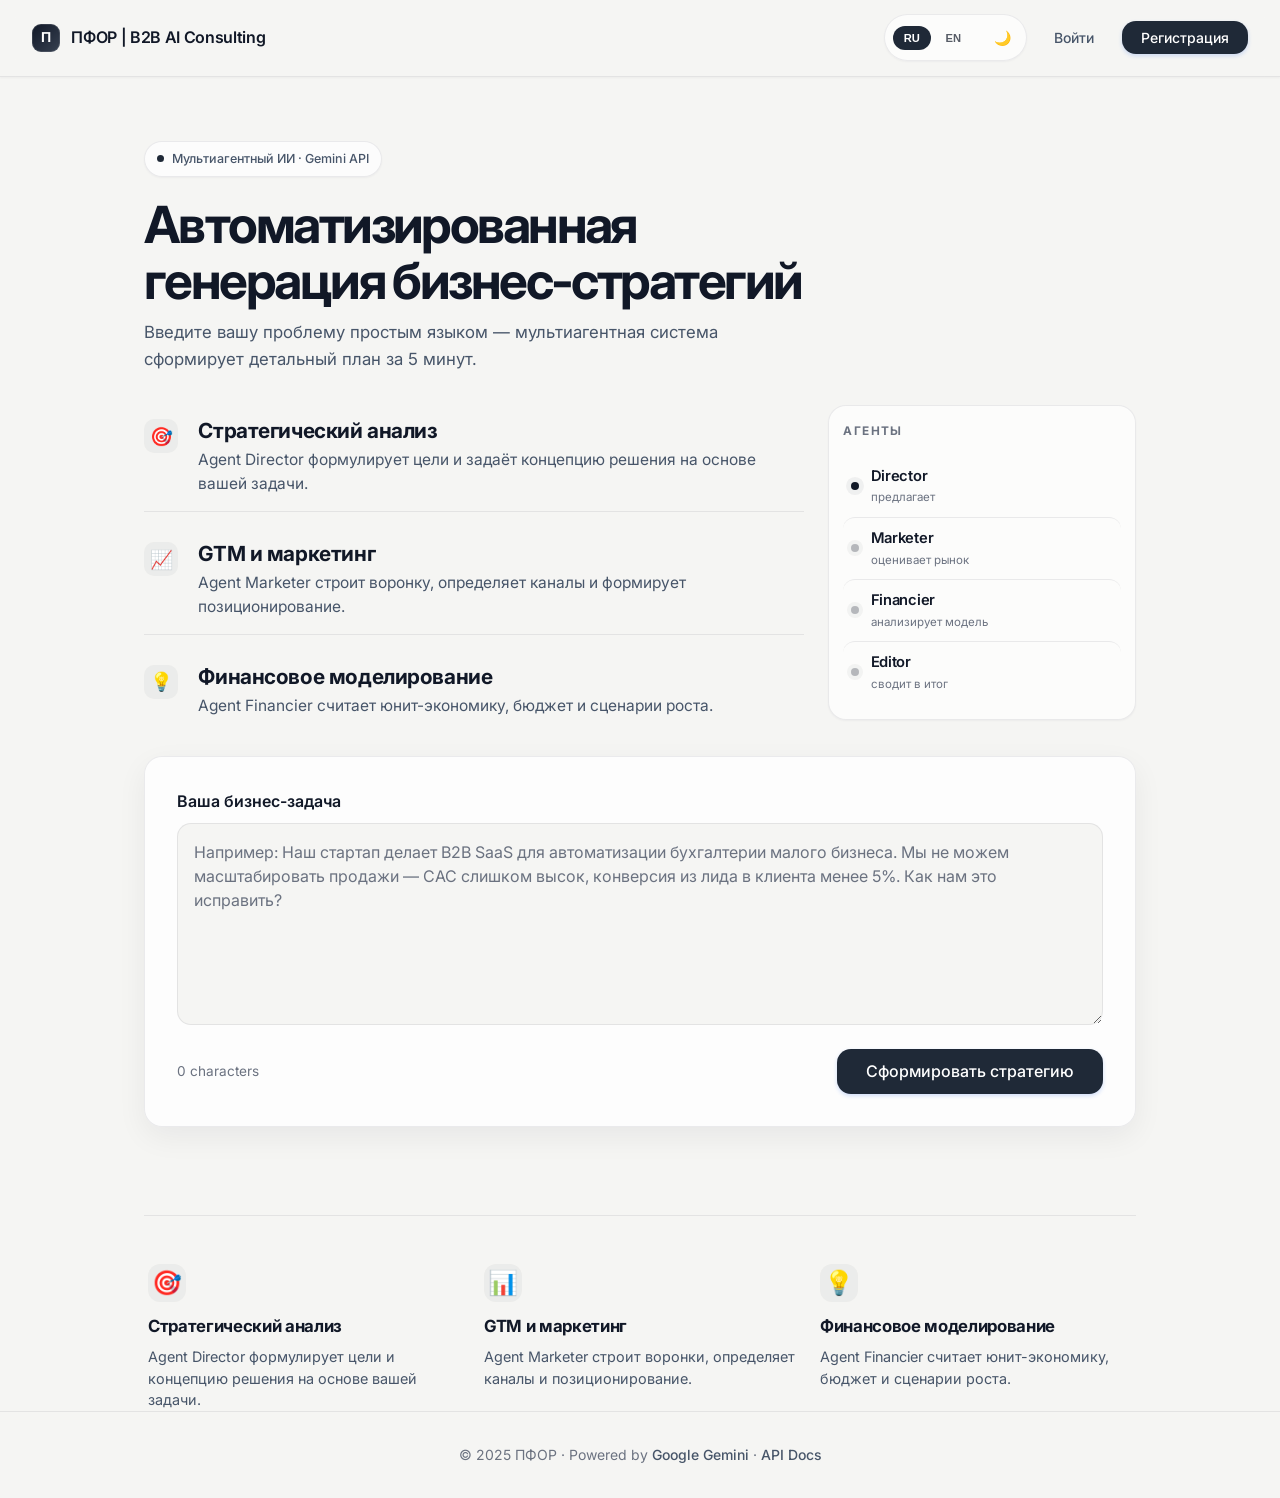
<file: index.html>
<!DOCTYPE html>
<html lang="ru">
<head>
  <meta charset="UTF-8">
  <meta name="viewport" content="width=device-width, initial-scale=1.0">
  <meta name="description" content="ПФОР — Платформа Операционных Решений. Превратите бизнес-проблему в структурированную стратегию за 60 секунд с помощью мультиагентного ИИ.">
  <meta name="keywords" content="ПФОР, бизнес-стратегия, ИИ, AI, B2B, SaaS, мультиагенты, Gemini">
  <meta property="og:title" content="ПФОР — Платформа Операционных Решений">
  <meta property="og:description" content="Мультиагентная AI-система, которая превращает вашу бизнес-проблему в готовую стратегию за 60 секунд.">
  <meta property="og:type" content="website">
  <title>ПФОР — Платформа Операционных Решений</title>
  

  <!-- Preconnect for Google Fonts -->
  <link rel="preconnect" href="https://fonts.googleapis.com">
  <link rel="preconnect" href="https://fonts.gstatic.com" crossorigin>

  <!-- Styles -->
  <link rel="stylesheet" href="./static/css/style.css">
  <link rel="stylesheet" href="./static/css/style2.css">
</head>
<body>

  <!-- ================================================================
       NAVBAR
       ================================================================ -->
  <nav class="navbar" role="navigation" aria-label="Main navigation">
    <a href="/" class="navbar-brand" aria-label="PFOR Home">
      <div class="brand-logo" aria-hidden="true">П</div>
      <span class="brand-name">ПФОР | B2B AI Consulting</span>
    </a>

    <div class="navbar-actions">
      <div class="toolbar-switches" aria-label="Interface controls">
        <div class="language-switch" aria-label="Language switcher">
          <button class="lang-btn active" type="button" data-lang="ru" aria-label="Switch to Russian">RU</button>
          <button class="lang-btn" type="button" data-lang="en" aria-label="Switch to English">EN</button>
        </div>
        <button id="theme-toggle-btn" class="btn btn-ghost theme-toggle" type="button" aria-label="Toggle dark mode">🌙</button>
      </div>

      <!-- Authenticated user badge (hidden until logged in) -->
      <div id="nav-user-badge" class="user-badge hidden" aria-live="polite">
        <span class="user-badge-dot" aria-hidden="true"></span>
        <span id="nav-user-email"></span>
      </div>

      <!-- Login button (shown when logged out) -->
      <button
        id="nav-login-btn"
        class="btn btn-ghost"
        aria-label="Open login dialog"
        type="button"
        data-i18n="nav.login"
      >
        Войти
      </button>

      <!-- Register button (shown when logged out) -->
      <button
        id="nav-register-btn"
        class="btn btn-primary"
        aria-label="Open register dialog"
        type="button"
        data-i18n="nav.register"
      >
        Регистрация
      </button>

      <!-- Logout button (shown when logged in) -->
      <button
        id="nav-logout-btn"
        class="btn btn-ghost hidden"
        aria-label="Log out"
        type="button"
        data-i18n="nav.logout"
      >
        Выйти
      </button>
    </div>
  </nav>

  <!-- ================================================================
       MAIN CONTENT
       ================================================================ -->
  <main id="main-content">
    <div class="container">

      <!-- ---- HERO SECTION ---- -->
      <section class="hero" aria-labelledby="hero-heading">
        <div class="hero-badge" aria-label="Platform status" data-i18n="hero.badge">
          <span class="hero-badge-dot" aria-hidden="true"></span>
          Мультиагентный ИИ · Gemini API
        </div>

        <h1 id="hero-heading" class="hero-title">
          <span class="hero-title-gradient" data-i18n="hero.title">Автоматизированная генерация бизнес-стратегий</span>
        </h1>

        <p class="hero-subtitle" data-i18n="hero.subtitle">
          Введите вашу проблему простым языком — мультиагентная система сформирует детальный план за 5 минут.
        </p>

        <div class="workspace-layout">
          <div class="chat-stream" aria-label="Business chat overview">
            <div class="conversation-item">
              <div class="conversation-icon" aria-hidden="true">🎯</div>
              <div class="conversation-copy">
                <h3>Стратегический анализ</h3>
                <p>Agent Director формулирует цели и задаёт концепцию решения на основе вашей задачи.</p>
              </div>
            </div>

            <div class="conversation-item">
              <div class="conversation-icon" aria-hidden="true">📈</div>
              <div class="conversation-copy">
                <h3>GTM и маркетинг</h3>
                <p>Agent Marketer строит воронку, определяет каналы и формирует позиционирование.</p>
              </div>
            </div>

            <div class="conversation-item">
              <div class="conversation-icon" aria-hidden="true">💡</div>
              <div class="conversation-copy">
                <h3>Финансовое моделирование</h3>
                <p>Agent Financier считает юнит-экономику, бюджет и сценарии роста.</p>
              </div>
            </div>
          </div>

          <aside class="agent-status-panel" aria-label="Agent pipeline status">
            <div class="panel-header">Агенты</div>
            <div class="agent-state active">
              <span class="state-dot"></span>
              <div>
                <strong>Director</strong>
                <small>предлагает</small>
              </div>
            </div>
            <div class="agent-state pending">
              <span class="state-dot"></span>
              <div>
                <strong>Marketer</strong>
                <small>оценивает рынок</small>
              </div>
            </div>
            <div class="agent-state pending">
              <span class="state-dot"></span>
              <div>
                <strong>Financier</strong>
                <small>анализирует модель</small>
              </div>
            </div>
            <div class="agent-state pending">
              <span class="state-dot"></span>
              <div>
                <strong>Editor</strong>
                <small>сводит в итог</small>
              </div>
            </div>
          </aside>
        </div>

        <!-- ---- INPUT CARD ---- -->
        <div class="input-card" role="region" aria-label="Problem input">
          <label for="problem-textarea" class="input-card-label" data-i18n="input.label">
            Ваша бизнес-задача
          </label>

          <textarea
            id="problem-textarea"
            class="problem-textarea"
            data-i18n-placeholder="input.placeholder"
            placeholder="Например: Наш стартап делает B2B SaaS для автоматизации бухгалтерии малого бизнеса. Мы не можем масштабировать продажи — CAC слишком высок, конверсия из лида в клиента менее 5%. Как нам это исправить?"
            aria-label="Describe your business problem"
            aria-describedby="char-counter"
            rows="7"
            maxlength="5000"
          ></textarea>

          <div class="input-card-footer">
            <span id="char-counter" class="char-counter" aria-live="polite">0 characters</span>
            <button
              id="generate-btn"
              class="btn btn-primary btn-large"
              type="button"
              aria-label="Generate strategic report"
              data-i18n="button.generate"
            >
              Сформировать стратегию
            </button>
          </div>
        </div>

        <!-- ---- AGENT PROGRESS ---- -->
        <div
          id="agents-progress"
          class="agents-progress"
          role="status"
          aria-live="polite"
          aria-label="Agent pipeline progress"
        >
          <p class="progress-title">⚡ Агенты анализируют ваш запрос…</p>

          <div class="agents-grid">
            <!-- Director Agent -->
            <div id="agent-director" class="agent-chip" aria-label="Director agent">
              <div class="agent-icon" aria-hidden="true">🎯</div>
              <span class="agent-name">Director</span>
              <span class="agent-status">Waiting...</span>
            </div>

            <!-- Marketer Agent -->
            <div id="agent-marketer" class="agent-chip" aria-label="Marketer agent">
              <div class="agent-icon" aria-hidden="true">📈</div>
              <span class="agent-name">Marketer</span>
              <span class="agent-status">Waiting...</span>
            </div>

            <!-- Financier Agent -->
            <div id="agent-financier" class="agent-chip" aria-label="Financier agent">
              <div class="agent-icon" aria-hidden="true">💰</div>
              <span class="agent-name">Financier</span>
              <span class="agent-status">Waiting...</span>
            </div>

            <!-- Editor Agent -->
            <div id="agent-editor" class="agent-chip" aria-label="Editor agent">
              <div class="agent-icon" aria-hidden="true">✍️</div>
              <span class="agent-name">Editor</span>
              <span class="agent-status">Waiting...</span>
            </div>
          </div>

          <!-- Progress bar -->
          <div class="progress-bar-wrap" aria-hidden="true">
            <div id="progress-bar-fill" class="progress-bar-fill"></div>
          </div>
        </div>
      </section>

      <!-- ---- REPORT OUTPUT SECTION ---- -->
      <section
        id="report-section"
        class="report-section"
        aria-labelledby="report-heading"
        aria-live="polite"
      >
        <div class="report-header">
          <div class="report-header-left">
            <h2 id="report-heading" data-i18n="report.heading">Стратегический отчёт</h2>
            <div class="report-badge" aria-label="Report generated" data-i18n="report.ready">Готово</div>
            <p id="report-meta-date" style="font-size:0.78rem;color:var(--text-muted);margin-top:4px;"></p>
          </div>
          <div class="report-actions">
            <button
              id="copy-report-btn"
              class="btn btn-ghost"
              type="button"
              aria-label="Copy report to clipboard"
              data-i18n="report.copy"
            >
              📋 Копировать
            </button>
            <button
              id="print-report-btn"
              class="btn btn-ghost"
              type="button"
              aria-label="Print report"
              data-i18n="report.print"
            >
              🖨️ Печать
            </button>
            <button
              id="new-report-btn"
              class="btn btn-outline"
              type="button"
              aria-label="Create new report"
              data-i18n="report.new"
            >
              + Новый отчёт
            </button>
          </div>
        </div>

        <div class="report-card">
          <article id="report-content" class="report-content" aria-label="Generated strategy report">
            <!-- Report rendered here by app.js -->
          </article>
        </div>
      </section>

      <!-- ---- FEATURES STRIP ---- -->
      <section class="features-strip" aria-label="Platform features">
        <div class="feature-item">
          <span class="feature-icon" aria-hidden="true">🎯</span>
          <h3 class="feature-title" data-i18n="feature.one.title">Стратегический анализ</h3>
          <p class="feature-desc" data-i18n="feature.one.desc">Agent Director формулирует цели и концепцию решения на основе вашей задачи.</p>
        </div>
        <div class="feature-item">
          <span class="feature-icon" aria-hidden="true">📊</span>
          <h3 class="feature-title" data-i18n="feature.two.title">GTM и маркетинг</h3>
          <p class="feature-desc" data-i18n="feature.two.desc">Agent Marketer строит воронки, определяет каналы и позиционирование.</p>
        </div>
        <div class="feature-item">
          <span class="feature-icon" aria-hidden="true">💡</span>
          <h3 class="feature-title" data-i18n="feature.three.title">Финансовое моделирование</h3>
          <p class="feature-desc" data-i18n="feature.three.desc">Agent Financier считает юнит-экономику, бюджет и сценарии роста.</p>
        </div>
      </section>

    </div><!-- /container -->
  </main>

  <!-- ================================================================
       FOOTER
       ================================================================ -->
  <footer class="footer" role="contentinfo">
    <div class="container">
      <p class="footer-text">
        © 2025 ПФОР · Powered by
        <a href="https://ai.google.dev/" target="_blank" rel="noopener noreferrer">Google Gemini</a>
        · <a href="http://localhost:8000/docs" target="_blank" rel="noopener noreferrer">API Docs</a>
      </p>
    </div>
  </footer>

  <!-- ================================================================
       AUTH MODAL
       ================================================================ -->
  <div
    id="auth-modal-overlay"
    class="modal-overlay hidden"
    role="dialog"
    aria-modal="true"
    aria-labelledby="modal-title"
    aria-hidden="true"
  >
    <div class="modal">
      <!-- Close button -->
      <button
        id="modal-close-btn"
        class="modal-close"
        type="button"
        aria-label="Close dialog"
      >✕</button>

      <!-- Modal header -->
      <div class="modal-header">
        <h2 id="modal-title" class="modal-title">Добро пожаловать</h2>
        <p class="modal-subtitle">Войдите или создайте аккаунт для сохранения отчётов</p>
      </div>

      <!-- Tabs -->
      <div class="modal-tabs" role="tablist">
        <button
          id="tab-login"
          class="modal-tab active"
          role="tab"
          aria-selected="true"
          aria-controls="login-form"
          type="button"
        >
          Войти
        </button>
        <button
          id="tab-register"
          class="modal-tab"
          role="tab"
          aria-selected="false"
          aria-controls="register-form"
          type="button"
        >
          Регистрация
        </button>
      </div>

      <!-- Login Form -->
      <form id="login-form" role="tabpanel" aria-labelledby="tab-login" novalidate>
        <div class="form-group">
          <label class="form-label" for="login-email">Email</label>
          <input
            id="login-email"
            class="form-input"
            type="email"
            placeholder="you@company.com"
            autocomplete="email"
            required
          >
        </div>
        <div class="form-group">
          <label class="form-label" for="login-password">Пароль</label>
          <input
            id="login-password"
            class="form-input"
            type="password"
            placeholder="••••••••"
            autocomplete="current-password"
            required
          >
        </div>
        <p id="login-error" class="form-error" role="alert"></p>
        <button
          id="login-submit"
          class="btn btn-primary form-submit"
          type="submit"
        >
          Войти
        </button>
      </form>

      <!-- Register Form -->
      <form id="register-form" class="hidden" role="tabpanel" aria-labelledby="tab-register" novalidate>
        <div class="form-group">
          <label class="form-label" for="register-email">Email</label>
          <input
            id="register-email"
            class="form-input"
            type="email"
            placeholder="you@company.com"
            autocomplete="email"
            required
          >
        </div>
        <div class="form-group">
          <label class="form-label" for="register-password">Пароль</label>
          <input
            id="register-password"
            class="form-input"
            type="password"
            placeholder="Минимум 6 символов"
            autocomplete="new-password"
            minlength="6"
            required
          >
        </div>
        <p id="register-error" class="form-error" role="alert"></p>
        <button
          id="register-submit"
          class="btn btn-primary form-submit"
          type="submit"
        >
          Создать аккаунт
        </button>
      </form>
    </div><!-- /modal -->
  </div><!-- /modal-overlay -->

  <!-- ================================================================
       TOAST CONTAINER
       ================================================================ -->
  <div
    id="toast-container"
    class="toast-container"
    role="region"
    aria-live="polite"
    aria-label="Notifications"
  ></div>

  <!-- ================================================================
       SCRIPTS (auth before app so PforAuth is available)
       ================================================================ -->
  <script src="./static/js/auth.js"></script>
  <script src="./static/js/app.js"></script>
</body>
</html>
</file>
<file: static/css/style.css>
/* ============================================================
   PFOR Platform — Main Stylesheet
   Design: Light & Clean B2B
   ============================================================ */

/* --- Google Fonts Import --- */
@import url('https://fonts.googleapis.com/css2?family=Inter:wght@300;400;500;600;700&display=swap');

/* --- CSS Custom Properties (Design Tokens) --- */
:root {
  --bg-primary: #f5f5f3;
  --bg-secondary: rgba(255, 255, 255, 0.78);
  --bg-card: #ffffff;
  --bg-card-hover: #f1f2ef;
  --bg-soft: #efefec;

  --accent-primary: #1f2937;
  --accent-secondary: #4b5563;
  --accent-gradient: linear-gradient(135deg, #111827 0%, #374151 100%);
  --accent-glow: 0 0 0 1px rgba(17, 24, 39, 0.08);

  --text-primary: #111827;
  --text-secondary: #475569;
  --text-muted: #6b7280;

  --border-subtle: rgba(17, 24, 39, 0.08);
  --border-strong: rgba(17, 24, 39, 0.14);
  --border-glow: rgba(17, 24, 39, 0.15);

  --success: #16a34a;
  --warning: #f59e0b;
  --error: #ef4444;

  --toolbar-bg: rgba(255, 255, 255, 0.7);
  --toolbar-border: rgba(17, 24, 39, 0.08);
  --toolbar-text: #111827;

  --font-sans: 'Inter', -apple-system, BlinkMacSystemFont, Arial, sans-serif;

  --space-xs: 0.25rem;
  --space-sm: 0.5rem;
  --space-md: 1rem;
  --space-lg: 1.5rem;
  --space-xl: 2rem;
  --space-2xl: 3rem;
  --space-3xl: 4rem;

  --radius-sm: 10px;
  --radius-md: 14px;
  --radius-lg: 18px;
  --radius-xl: 22px;
  --radius-full: 9999px;

  --transition-fast: 150ms ease;
  --transition-base: 250ms ease;

  --shadow-sm: 0 1px 2px rgba(15, 23, 42, 0.04);
  --shadow-md: 0 10px 30px rgba(15, 23, 42, 0.06);
  --shadow-lg: 0 18px 42px rgba(15, 23, 42, 0.08);
}

body[data-theme="dark"] {
  --bg-primary: #090b11;
  --bg-secondary: rgba(17, 24, 39, 0.85);
  --bg-card: #111827;
  --bg-card-hover: #1a2333;
  --bg-soft: #0f172a;

  --accent-primary: #dbeafe;
  --accent-secondary: #93c5fd;
  --accent-gradient: linear-gradient(135deg, #f8fafc 0%, #93c5fd 100%);
  --accent-glow: 0 0 0 1px rgba(148, 163, 184, 0.2);

  --text-primary: #f8fafc;
  --text-secondary: #cbd5e1;
  --text-muted: #94a3b8;

  --border-subtle: rgba(148, 163, 184, 0.18);
  --border-strong: rgba(148, 163, 184, 0.28);
  --border-glow: rgba(148, 163, 184, 0.2);

  --toolbar-bg: rgba(15, 23, 42, 0.9);
  --toolbar-border: rgba(148, 163, 184, 0.18);
  --toolbar-text: #e2e8f0;

  --shadow-sm: 0 1px 2px rgba(2, 6, 23, 0.28);
  --shadow-md: 0 10px 30px rgba(2, 6, 23, 0.42);
  --shadow-lg: 0 18px 42px rgba(2, 6, 23, 0.52);
}

*, *::before, *::after {
  box-sizing: border-box;
  margin: 0;
  padding: 0;
}

html {
  font-size: 16px;
  scroll-behavior: smooth;
}

body {
  font-family: var(--font-sans);
  background: var(--bg-primary);
  color: var(--text-primary);
  line-height: 1.6;
  min-height: 100vh;
  overflow-x: hidden;
  -webkit-font-smoothing: antialiased;
  transition: background-color var(--transition-base), color var(--transition-base);
}

.container {
  max-width: 1040px;
  margin: 0 auto;
  padding: 0 var(--space-lg);
  position: relative;
  z-index: 1;
}

/* ============================================================
   HEADER / NAVBAR
   ============================================================ */
.navbar {
  position: sticky;
  top: 0;
  left: 0;
  right: 0;
  z-index: 100;
  padding: 0.9rem var(--space-xl);
  display: flex;
  align-items: center;
  justify-content: space-between;
  background: rgba(245, 245, 243, 0.9);
  backdrop-filter: blur(10px);
  border-bottom: 1px solid var(--border-subtle);
  box-shadow: var(--shadow-sm);
}

body[data-theme="dark"] .navbar {
  background: rgba(9, 11, 17, 0.82);
}

.toolbar-switches {
  display: flex;
  align-items: center;
  gap: 0.5rem;
  padding: 0.28rem;
  border: 1px solid var(--toolbar-border);
  background: var(--toolbar-bg);
  border-radius: var(--radius-full);
  box-shadow: var(--shadow-sm);
}

.language-switch {
  display: inline-flex;
  align-items: center;
  gap: 0.2rem;
  padding: 0.2rem;
  border-radius: var(--radius-full);
}

.lang-btn {
  border: none;
  background: transparent;
  color: var(--toolbar-text);
  opacity: 0.7;
  font-size: 0.7rem;
  font-weight: 600;
  padding: 0.38rem 0.7rem;
  border-radius: var(--radius-full);
  cursor: pointer;
  transition: all var(--transition-fast);
}

.lang-btn.active {
  background: var(--accent-primary);
  color: #fff;
  opacity: 1;
}

.theme-toggle {
  min-width: 36px;
  width: 36px;
  height: 36px;
  padding: 0;
  border-radius: 50%;
  font-size: 1rem;
}

.navbar-brand {
  display: flex;
  align-items: center;
  gap: 0.7rem;
  text-decoration: none;
}

.brand-logo {
  width: 28px;
  height: 28px;
  background: var(--accent-gradient);
  border-radius: 9px;
  display: flex;
  align-items: center;
  justify-content: center;
  font-weight: 700;
  font-size: 0.85rem;
  color: #fff;
  box-shadow: inset 0 0 0 1px rgba(255,255,255,0.12);
}

.brand-name {
  font-size: 1rem;
  font-weight: 600;
  color: var(--text-primary);
  letter-spacing: -0.02em;
}

.navbar-actions {
  display: flex;
  align-items: center;
  gap: var(--space-sm);
}

.user-badge {
  display: flex;
  align-items: center;
  gap: 8px;
  font-size: 0.875rem;
  font-weight: 500;
  color: var(--text-secondary);
  padding: 6px 12px;
  background: var(--bg-primary);
  border-radius: var(--radius-full);
  border: 1px solid var(--border-subtle);
}
.user-badge.hidden { display: none; }

.user-badge-dot {
  width: 8px;
  height: 8px;
  background-color: var(--success);
  border-radius: 50%;
}

/* ============================================================
   BUTTONS
   ============================================================ */
.btn {
  display: inline-flex;
  align-items: center;
  justify-content: center;
  gap: var(--space-sm);
  padding: 0.5rem 1.2rem;
  border-radius: var(--radius-md);
  font-family: var(--font-sans);
  font-size: 0.875rem;
  font-weight: 500;
  cursor: pointer;
  border: none;
  outline: none;
  text-decoration: none;
  transition: all var(--transition-fast);
}

.btn:disabled {
  opacity: 0.6;
  cursor: not-allowed;
}

.btn-primary {
  background: var(--accent-primary);
  color: #fff;
  box-shadow: 0 2px 4px rgba(37, 99, 235, 0.2);
}
.btn-primary:hover:not(:disabled) {
  background: var(--accent-secondary);
  transform: translateY(-1px);
}

.btn-outline {
  background: transparent;
  color: var(--accent-primary);
  border: 1px solid var(--accent-primary);
}
.btn-outline:hover:not(:disabled) {
  background: rgba(37, 99, 235, 0.05);
}

.btn-ghost {
  background: transparent;
  color: var(--text-secondary);
}
.btn-ghost:hover:not(:disabled) {
  color: var(--text-primary);
  background: var(--bg-card-hover);
}

.btn-large {
  padding: 0.8rem 1.8rem;
  font-size: 1rem;
}

/* ============================================================
   HERO SECTION
   ============================================================ */
.hero {
  padding: 4rem 0 2.5rem;
  text-align: left;
}

.hero-badge {
  display: inline-flex;
  align-items: center;
  gap: 8px;
  padding: 7px 12px;
  background: rgba(255, 255, 255, 0.7);
  border: 1px solid var(--border-subtle);
  border-radius: var(--radius-full);
  font-size: 0.78rem;
  font-weight: 500;
  color: var(--text-secondary);
  margin-bottom: 1.3rem;
  box-shadow: var(--shadow-sm);
}
.hero-badge-dot {
  width: 7px;
  height: 7px;
  background: var(--accent-primary);
  border-radius: 50%;
}

.hero-title {
  font-size: clamp(2rem, 4vw, 3.2rem);
  line-height: 1.08;
  letter-spacing: -0.05em;
  font-weight: 700;
  color: var(--text-primary);
  margin-bottom: 0.7rem;
  max-width: 720px;
}

.hero-subtitle {
  font-size: 1.05rem;
  color: var(--text-secondary);
  max-width: 660px;
  margin: 0 0 2rem;
  line-height: 1.6;
}

.workspace-layout {
  display: grid;
  grid-template-columns: minmax(0, 1.5fr) minmax(220px, 0.7fr);
  gap: 1.5rem;
  align-items: start;
  margin-bottom: 1.5rem;
}

.chat-stream {
  display: grid;
  gap: 1rem;
}

.conversation-item {
  display: grid;
  grid-template-columns: 40px minmax(0, 1fr);
  gap: 0.9rem;
  align-items: flex-start;
  padding: 0.9rem 0.2rem 0.9rem 0;
  border-bottom: 1px solid var(--border-subtle);
}

.conversation-item:last-child {
  border-bottom: none;
}

.conversation-icon {
  width: 34px;
  height: 34px;
  display: grid;
  place-items: center;
  border-radius: 10px;
  background: rgba(17, 24, 39, 0.04);
  font-size: 1.15rem;
}

.conversation-copy h3 {
  font-size: clamp(1.05rem, 2vw, 1.3rem);
  line-height: 1.2;
  font-weight: 700;
  margin-bottom: 0.25rem;
  letter-spacing: -0.02em;
}

.conversation-copy p {
  color: var(--text-secondary);
  font-size: 0.97rem;
  line-height: 1.55;
}

.agent-status-panel {
  background: rgba(255, 255, 255, 0.66);
  border: 1px solid var(--border-subtle);
  border-radius: var(--radius-lg);
  padding: 1rem 0.9rem;
  box-shadow: var(--shadow-sm);
  position: sticky;
  top: 90px;
}

.panel-header {
  font-size: 0.74rem;
  font-weight: 700;
  letter-spacing: 0.12em;
  text-transform: uppercase;
  color: var(--text-muted);
  margin-bottom: 0.9rem;
}

.agent-state {
  display: flex;
  align-items: center;
  gap: 0.75rem;
  padding: 0.6rem 0.45rem;
  border-radius: 12px;
}

.agent-state + .agent-state {
  border-top: 1px solid var(--border-subtle);
}

.agent-state strong {
  display: block;
  font-size: 0.92rem;
  font-weight: 600;
  letter-spacing: -0.02em;
}

.agent-state small {
  display: block;
  font-size: 0.72rem;
  color: var(--text-muted);
}

.state-dot {
  width: 8px;
  height: 8px;
  border-radius: 50%;
  background: #c5c9d0;
  flex-shrink: 0;
  box-shadow: 0 0 0 4px rgba(17, 24, 39, 0.04);
}

.agent-state.active .state-dot {
  background: var(--text-primary);
  box-shadow: 0 0 0 5px rgba(17, 24, 39, 0.05);
}

.agent-state.pending .state-dot {
  background: rgba(17, 24, 39, 0.3);
}

/* ============================================================
   INPUT CARD
   ============================================================ */
.input-card {
  background: rgba(255, 255, 255, 0.8);
  border: 1px solid var(--border-subtle);
  border-radius: var(--radius-lg);
  padding: var(--space-xl);
  text-align: left;
  box-shadow: var(--shadow-md);
  margin-bottom: var(--space-2xl);
}

.input-card-label {
  display: block;
  font-weight: 600;
  font-size: 1rem;
  margin-bottom: var(--space-sm);
  color: var(--text-primary);
}

.problem-textarea {
  width: 100%;
  background: var(--bg-primary);
  border: 1px solid var(--border-subtle);
  border-radius: var(--radius-md);
  padding: var(--space-md);
  color: var(--text-primary);
  font-family: var(--font-sans);
  font-size: 1rem;
  line-height: 1.5;
  resize: vertical;
  min-height: 150px;
  transition: border-color var(--transition-fast);
}
.problem-textarea:focus {
  outline: none;
  border-color: var(--accent-primary);
  box-shadow: 0 0 0 3px rgba(37, 99, 235, 0.1);
}
.problem-textarea::placeholder {
  color: var(--text-muted);
}

.input-card-footer {
  display: flex;
  justify-content: space-between;
  align-items: center;
  margin-top: var(--space-md);
}
.char-counter {
  font-size: 0.85rem;
  color: var(--text-muted);
}

/* ============================================================
   AGENTS PROGRESS
   ============================================================ */
.agents-progress {
  background: var(--bg-secondary);
  border: 1px solid var(--border-subtle);
  border-radius: var(--radius-lg);
  padding: var(--space-lg);
  margin-bottom: var(--space-2xl);
  display: none;
  box-shadow: var(--shadow-sm);
}
.agents-progress.visible {
  display: block;
}

.progress-title {
  font-weight: 600;
  text-align: center;
  margin-bottom: var(--space-lg);
  color: var(--accent-primary);
}

.agents-grid {
  display: grid;
  grid-template-columns: repeat(4, 1fr);
  gap: var(--space-md);
  margin-bottom: var(--space-lg);
}
@media (max-width: 640px) {
  .agents-grid { grid-template-columns: repeat(2, 1fr); }
}

.agent-chip {
  background: var(--bg-primary);
  border: 1px solid var(--border-subtle);
  border-radius: var(--radius-md);
  padding: var(--space-md);
  text-align: center;
  display: flex;
  flex-direction: column;
  align-items: center;
  gap: 8px;
  transition: all var(--transition-fast);
}
.agent-chip.active {
  border-color: var(--accent-primary);
  background: rgba(37, 99, 235, 0.05);
  transform: translateY(-2px);
}
.agent-chip.done {
  border-color: var(--success);
  background: rgba(22, 163, 74, 0.05);
}

.agent-icon {
  font-size: 1.5rem;
  margin-bottom: 4px;
}
.agent-name {
  font-size: 0.875rem;
  font-weight: 600;
  color: var(--text-primary);
}
.agent-status {
  font-size: 0.75rem;
  color: var(--text-muted);
}
.agent-chip.active .agent-status {
  color: var(--accent-primary);
  font-weight: 500;
}
.agent-chip.done .agent-status {
  color: var(--success);
  font-weight: 500;
}

.progress-bar-wrap {
  height: 6px;
  background: var(--bg-primary);
  border-radius: var(--radius-full);
  overflow: hidden;
  border: 1px solid var(--border-subtle);
}
.progress-bar-fill {
  height: 100%;
  width: 0%;
  background: var(--accent-gradient);
  transition: width 0.3s ease;
}

/* ============================================================
   REPORT OUTPUT
   ============================================================ */
.report-section {
  display: none;
  margin-bottom: var(--space-3xl);
  animation: slideUp 0.4s ease forwards;
}
.report-section.visible {
  display: block;
}

@keyframes slideUp {
  from { opacity: 0; transform: translateY(20px); }
  to   { opacity: 1; transform: translateY(0); }
}

.report-header {
  display: flex;
  justify-content: space-between;
  align-items: center;
  margin-bottom: var(--space-md);
  flex-wrap: wrap;
  gap: var(--space-md);
}

.report-header-left {
  display: flex;
  flex-direction: column;
  align-items: flex-start;
}

.report-header-left h2 {
  font-size: 1.5rem;
  color: var(--text-primary);
  margin-bottom: 4px;
}

.report-badge {
  display: inline-block;
  font-size: 0.75rem;
  font-weight: 600;
  padding: 4px 10px;
  background: rgba(22, 163, 74, 0.1);
  color: var(--success);
  border-radius: var(--radius-full);
}

.report-actions {
  display: flex;
  gap: var(--space-sm);
}

.report-card {
  background: var(--bg-secondary);
  border: 1px solid var(--border-subtle);
  border-radius: var(--radius-lg);
  padding: var(--space-xl);
  box-shadow: var(--shadow-sm);
}

/* Markdown Content Styling */
.report-content {
  color: var(--text-primary);
  font-size: 1rem;
  line-height: 1.7;
}

.report-content h1,
.report-content h2,
.report-content h3 {
  color: var(--text-primary);
  margin-top: 1.5em;
  margin-bottom: 0.75em;
  font-weight: 600;
}
.report-content h1 { font-size: 1.75rem; border-bottom: 1px solid var(--border-subtle); padding-bottom: 0.5rem; }
.report-content h2 { font-size: 1.5rem; }
.report-content h3 { font-size: 1.25rem; }

.report-content p {
  margin-bottom: 1.25em;
}

.report-content ul,
.report-content ol {
  margin-bottom: 1.25em;
  padding-left: 1.5em;
}
.report-content li {
  margin-bottom: 0.5em;
}

.report-content strong {
  font-weight: 600;
  color: var(--text-primary);
}

/* Tables */
.report-content table {
  width: 100%;
  border-collapse: collapse;
  margin: 1.5em 0;
  font-size: 0.95rem;
}
.report-content th,
.report-content td {
  border: 1px solid var(--border-subtle);
  padding: 0.75rem 1rem;
  text-align: left;
}
.report-content th {
  background: var(--bg-primary);
  font-weight: 600;
  color: var(--text-primary);
}
.report-content tr:nth-child(even) {
  background: var(--bg-card-hover);
}

/* Code / Blockquote */
.report-content blockquote {
  border-left: 4px solid var(--accent-primary);
  background: var(--bg-primary);
  padding: 1rem 1.5rem;
  margin: 1.5em 0;
  border-radius: 0 var(--radius-sm) var(--radius-sm) 0;
  color: var(--text-secondary);
}

/* ============================================================
   FEATURES STRIP
   ============================================================ */
.features-strip {
  display: grid;
  grid-template-columns: repeat(3, minmax(0, 1fr));
  gap: 1rem;
  padding: 2rem 0 0;
  border-top: 1px solid var(--border-subtle);
}
@media (max-width: 768px) {
  .features-strip { grid-template-columns: 1fr; }
}

.feature-item {
  text-align: left;
  padding: 1rem 0.25rem 0;
}
.feature-icon {
  font-size: 1.5rem;
  display: inline-grid;
  place-items: center;
  width: 38px;
  height: 38px;
  margin-bottom: 0.7rem;
  border-radius: 12px;
  background: rgba(17, 24, 39, 0.04);
}
.feature-title {
  font-size: 1.05rem;
  font-weight: 700;
  margin-bottom: 0.35rem;
  color: var(--text-primary);
  letter-spacing: -0.02em;
}
.feature-desc {
  font-size: 0.9rem;
  color: var(--text-secondary);
  line-height: 1.5;
}

/* ============================================================
   FOOTER
   ============================================================ */
.footer {
  text-align: center;
  padding: var(--space-xl) 0;
  border-top: 1px solid var(--border-subtle);
  margin-top: auto;
  color: var(--text-muted);
  font-size: 0.875rem;
}
.footer a {
  color: var(--text-secondary);
  text-decoration: none;
  font-weight: 500;
}
.footer a:hover {
  color: var(--accent-primary);
}

/* ============================================================
   AUTH MODAL
   ============================================================ */
.modal-overlay {
  position: fixed;
  inset: 0;
  background: rgba(15, 23, 42, 0.4);
  backdrop-filter: blur(4px);
  -webkit-backdrop-filter: blur(4px);
  display: flex;
  align-items: center;
  justify-content: center;
  z-index: 1000;
  opacity: 1;
  transition: opacity var(--transition-base);
}
.modal-overlay.hidden {
  opacity: 0;
  pointer-events: none;
  display: flex; /* keep flex for animation */
}
.modal-overlay.hidden .modal {
  transform: scale(0.95);
}

.modal {
  background: var(--bg-secondary);
  border: 1px solid var(--border-subtle);
  border-radius: var(--radius-lg);
  width: 100%;
  max-width: 400px;
  padding: var(--space-xl);
  position: relative;
  box-shadow: var(--shadow-lg);
  transform: scale(1);
  transition: transform var(--transition-base);
}

.modal-close {
  position: absolute;
  top: 1rem;
  right: 1rem;
  background: transparent;
  border: none;
  color: var(--text-muted);
  font-size: 1.2rem;
  cursor: pointer;
  padding: 0.5rem;
  line-height: 1;
  border-radius: var(--radius-sm);
}
.modal-close:hover {
  background: var(--bg-card-hover);
  color: var(--text-primary);
}

.modal-header {
  text-align: center;
  margin-bottom: var(--space-lg);
}
.modal-title {
  font-size: 1.25rem;
  font-weight: 600;
  margin-bottom: 0.5rem;
}
.modal-subtitle {
  font-size: 0.875rem;
  color: var(--text-secondary);
}

.modal-tabs {
  display: flex;
  background: var(--bg-card-hover);
  border-radius: var(--radius-md);
  padding: 4px;
  margin-bottom: var(--space-lg);
}
.modal-tab {
  flex: 1;
  background: transparent;
  border: none;
  padding: 0.6rem 0;
  color: var(--text-muted);
  font-weight: 500;
  font-size: 0.9rem;
  cursor: pointer;
  border-radius: var(--radius-sm);
  transition: all var(--transition-fast);
}
.modal-tab:hover {
  color: var(--text-primary);
}
.modal-tab.active {
  background: var(--bg-secondary);
  color: var(--accent-primary);
  box-shadow: 0 1px 3px rgba(0,0,0,0.1);
}

.form-group {
  margin-bottom: var(--space-md);
}
.form-label {
  display: block;
  font-size: 0.875rem;
  font-weight: 500;
  margin-bottom: 0.25rem;
  color: var(--text-primary);
}
.form-input {
  width: 100%;
  background: var(--bg-primary);
  border: 1px solid var(--border-subtle);
  border-radius: var(--radius-md);
  padding: 0.6rem 0.8rem;
  color: var(--text-primary);
  font-family: var(--font-sans);
  font-size: 0.95rem;
  transition: border-color var(--transition-fast);
}
.form-input:focus {
  outline: none;
  border-color: var(--accent-primary);
  box-shadow: 0 0 0 3px rgba(37, 99, 235, 0.1);
}
.form-input::placeholder {
  color: var(--text-muted);
}

.form-submit {
  width: 100%;
  margin-top: var(--space-sm);
}

.form-error {
  color: var(--error);
  font-size: 0.85rem;
  margin-bottom: var(--space-sm);
  min-height: 1.2rem;
}
.form-error:empty {
  display: none;
}

form.hidden {
  display: none;
}

/* ============================================================
   TOAST NOTIFICATIONS
   ============================================================ */
.toast-container {
  position: fixed;
  bottom: var(--space-lg);
  right: var(--space-lg);
  z-index: 2000;
  display: flex;
  flex-direction: column;
  gap: var(--space-sm);
  pointer-events: none;
}

.toast {
  background: var(--bg-secondary);
  border: 1px solid var(--border-subtle);
  color: var(--text-primary);
  padding: 12px 20px;
  border-radius: var(--radius-md);
  box-shadow: var(--shadow-md);
  font-size: 0.9rem;
  font-weight: 500;
  animation: toastEnter 0.3s cubic-bezier(0.175, 0.885, 0.32, 1.275) forwards;
  max-width: 300px;
}
.toast.info { border-left: 4px solid var(--accent-primary); }
.toast.success { border-left: 4px solid var(--success); }
.toast.error { border-left: 4px solid var(--error); }

.toast.fade-out {
  animation: toastExit 0.3s ease forwards;
}

@keyframes toastEnter {
  from { opacity: 0; transform: translateX(50px); }
  to   { opacity: 1; transform: translateX(0); }
}
@keyframes toastExit {
  from { opacity: 1; transform: translateX(0); }
  to   { opacity: 0; transform: translateX(50px); }
}

/* --- Utilities --- */
.hidden {
  display: none !important;
}

/* Базовые стили для ПК пишутся как обычно выше */

/* --- АДАПТИВ ДЛЯ ТЕЛЕФОНОВ (Media Query) --- */
@media (max-width: 768px) {
  
  /* 1. Превращаем горизонтальные блоки в колонку */
  .container, .main-layout, .grid {
    flex-direction: column !important;
    grid-template-columns: 1dfr !important;
  }

  /* 2. Убираем фиксированную ширину, делаем на 100% экрана */
  .sidebar, .content, .card {
    width: 100% !important;
    max-width: 100% !important;
  }

  /* 3. Уменьшаем отступы и шрифт, чтобы всё влезло */
  body {
    font-size: 14px;
    padding: 10px;
  }

  /* 4. Прячем боковое меню в бургер (если есть) */
  .sidebar {
    display: none; /* или делаем свайп-меню */
  }
}
</file>
<file: static/css/style2.css>
/* ============================================================
   PFOR Platform — Main Stylesheet
   Design: Light & Clean B2B
   ============================================================ */

/* --- Google Fonts Import --- */
@import url('https://fonts.googleapis.com/css2?family=Inter:wght@300;400;500;600;700&display=swap');

:root {
  --bg-primary: #f5f5f3;
  --bg-secondary: rgba(255, 255, 255, 0.78);
  --bg-card: #ffffff;
  --bg-card-hover: #f1f2ef;
  --bg-soft: #efefec;

  --accent-primary: #1f2937;
  --accent-secondary: #4b5563;
  --accent-gradient: linear-gradient(135deg, #111827 0%, #374151 100%);

  --text-primary: #111827;
  --text-secondary: #475569;
  --text-muted: #6b7280;

  --border-subtle: rgba(17, 24, 39, 0.08);
  --border-strong: rgba(17, 24, 39, 0.14);

  --success: #16a34a;
  --warning: #f59e0b;
  --error: #ef4444;

  --font-sans: 'Inter', -apple-system, BlinkMacSystemFont, Arial, sans-serif;

  --space-xs: 0.25rem;
  --space-sm: 0.5rem;
  --space-md: 1rem;
  --space-lg: 1.5rem;
  --space-xl: 2rem;
  --space-2xl: 3rem;
  --space-3xl: 4rem;

  --radius-sm: 10px;
  --radius-md: 14px;
  --radius-lg: 18px;
  --radius-xl: 22px;
  --radius-full: 9999px;

  --transition-fast: 150ms ease;
  --transition-base: 250ms ease;

  --shadow-sm: 0 1px 2px rgba(15, 23, 42, 0.04);
  --shadow-md: 0 10px 30px rgba(15, 23, 42, 0.06);
  --shadow-lg: 0 18px 42px rgba(15, 23, 42, 0.08);
}

*, *::before, *::after {
  box-sizing: border-box;
  margin: 0;
  padding: 0;
}

html {
  font-size: 16px;
  scroll-behavior: smooth;
}

body {
  font-family: var(--font-sans);
  background: var(--bg-primary);
  color: var(--text-primary);
  line-height: 1.6;
  min-height: 100vh;
  overflow-x: hidden;
  -webkit-font-smoothing: antialiased;
}

.container {
  max-width: 1040px;
  margin: 0 auto;
  padding: 0 var(--space-lg);
  position: relative;
  z-index: 1;
}

.navbar {
  position: sticky;
  top: 0;
  left: 0;
  right: 0;
  z-index: 100;
  padding: 0.9rem var(--space-xl);
  display: flex;
  align-items: center;
  justify-content: space-between;
  background: rgba(245, 245, 243, 0.9);
  backdrop-filter: blur(10px);
  border-bottom: 1px solid var(--border-subtle);
  box-shadow: var(--shadow-sm);
}

.navbar-brand {
  display: flex;
  align-items: center;
  gap: 0.7rem;
  text-decoration: none;
}

.brand-logo {
  width: 28px;
  height: 28px;
  background: var(--accent-gradient);
  border-radius: 9px;
  display: flex;
  align-items: center;
  justify-content: center;
  font-weight: 700;
  font-size: 0.85rem;
  color: #fff;
  box-shadow: inset 0 0 0 1px rgba(255,255,255,0.12);
}

.brand-name {
  font-size: 1rem;
  font-weight: 600;
  color: var(--text-primary);
  letter-spacing: -0.02em;
}

.navbar-actions {
  display: flex;
  align-items: center;
  gap: var(--space-sm);
}

.user-badge {
  display: flex;
  align-items: center;
  gap: 8px;
  font-size: 0.875rem;
  font-weight: 500;
  color: var(--text-secondary);
  padding: 6px 12px;
  background: var(--bg-primary);
  border-radius: var(--radius-full);
  border: 1px solid var(--border-subtle);
}
.user-badge.hidden { display: none; }

.user-badge-dot {
  width: 8px;
  height: 8px;
  background-color: var(--success);
  border-radius: 50%;
}

.btn {
  display: inline-flex;
  align-items: center;
  justify-content: center;
  gap: var(--space-sm);
  padding: 0.5rem 1.2rem;
  border-radius: var(--radius-md);
  font-family: var(--font-sans);
  font-size: 0.875rem;
  font-weight: 500;
  cursor: pointer;
  border: none;
  outline: none;
  text-decoration: none;
  transition: all var(--transition-fast);
}

.btn:disabled {
  opacity: 0.6;
  cursor: not-allowed;
}

.btn-primary {
  background: var(--accent-primary);
  color: #fff;
  box-shadow: 0 2px 4px rgba(37, 99, 235, 0.2);
}
.btn-primary:hover:not(:disabled) {
  background: var(--accent-secondary);
  transform: translateY(-1px);
}

.btn-outline {
  background: transparent;
  color: var(--accent-primary);
  border: 1px solid var(--accent-primary);
}
.btn-outline:hover:not(:disabled) {
  background: rgba(37, 99, 235, 0.05);
}

.btn-ghost {
  background: transparent;
  color: var(--text-secondary);
}
.btn-ghost:hover:not(:disabled) {
  color: var(--text-primary);
  background: var(--bg-card-hover);
}

.btn-large {
  padding: 0.8rem 1.8rem;
  font-size: 1rem;
}

.hero {
  padding: 4rem 0 2.5rem;
  text-align: left;
}

.hero-badge {
  display: inline-flex;
  align-items: center;
  gap: 8px;
  padding: 7px 12px;
  background: rgba(255, 255, 255, 0.7);
  border: 1px solid var(--border-subtle);
  border-radius: var(--radius-full);
  font-size: 0.78rem;
  font-weight: 500;
  color: var(--text-secondary);
  margin-bottom: 1.3rem;
  box-shadow: var(--shadow-sm);
}
.hero-badge-dot {
  width: 7px;
  height: 7px;
  background: var(--accent-primary);
  border-radius: 50%;
}

.hero-title {
  font-size: clamp(2rem, 4vw, 3.2rem);
  line-height: 1.08;
  letter-spacing: -0.05em;
  font-weight: 700;
  color: var(--text-primary);
  margin-bottom: 0.7rem;
  max-width: 720px;
}

.hero-subtitle {
  font-size: 1.05rem;
  color: var(--text-secondary);
  max-width: 660px;
  margin: 0 0 2rem;
  line-height: 1.6;
}

.workspace-layout {
  display: grid;
  grid-template-columns: minmax(0, 1.5fr) minmax(220px, 0.7fr);
  gap: 1.5rem;
  align-items: start;
  margin-bottom: 1.5rem;
}

.chat-stream {
  display: grid;
  gap: 1rem;
}

.conversation-item {
  display: grid;
  grid-template-columns: 40px minmax(0, 1fr);
  gap: 0.9rem;
  align-items: flex-start;
  padding: 0.9rem 0.2rem 0.9rem 0;
  border-bottom: 1px solid var(--border-subtle);
}

.conversation-item:last-child {
  border-bottom: none;
}

.conversation-icon {
  width: 34px;
  height: 34px;
  display: grid;
  place-items: center;
  border-radius: 10px;
  background: rgba(17, 24, 39, 0.04);
  font-size: 1.15rem;
}

.conversation-copy h3 {
  font-size: clamp(1.05rem, 2vw, 1.3rem);
  line-height: 1.2;
  font-weight: 700;
  margin-bottom: 0.25rem;
  letter-spacing: -0.02em;
}

.conversation-copy p {
  color: var(--text-secondary);
  font-size: 0.97rem;
  line-height: 1.55;
}

.agent-status-panel {
  background: rgba(255, 255, 255, 0.66);
  border: 1px solid var(--border-subtle);
  border-radius: var(--radius-lg);
  padding: 1rem 0.9rem;
  box-shadow: var(--shadow-sm);
  position: sticky;
  top: 90px;
}

.panel-header {
  font-size: 0.74rem;
  font-weight: 700;
  letter-spacing: 0.12em;
  text-transform: uppercase;
  color: var(--text-muted);
  margin-bottom: 0.9rem;
}

.agent-state {
  display: flex;
  align-items: center;
  gap: 0.75rem;
  padding: 0.6rem 0.45rem;
  border-radius: 12px;
}

.agent-state + .agent-state {
  border-top: 1px solid var(--border-subtle);
}

.agent-state strong {
  display: block;
  font-size: 0.92rem;
  font-weight: 600;
  letter-spacing: -0.02em;
}

.agent-state small {
  display: block;
  font-size: 0.72rem;
  color: var(--text-muted);
}

.state-dot {
  width: 8px;
  height: 8px;
  border-radius: 50%;
  background: #c5c9d0;
  flex-shrink: 0;
  box-shadow: 0 0 0 4px rgba(17, 24, 39, 0.04);
}

.agent-state.active .state-dot {
  background: var(--text-primary);
  box-shadow: 0 0 0 5px rgba(17, 24, 39, 0.05);
}

.agent-state.pending .state-dot {
  background: rgba(17, 24, 39, 0.3);
}

.input-card {
  background: rgba(255, 255, 255, 0.8);
  border: 1px solid var(--border-subtle);
  border-radius: var(--radius-lg);
  padding: var(--space-xl);
  text-align: left;
  box-shadow: var(--shadow-md);
  margin-bottom: var(--space-2xl);
}

.input-card-label {
  display: block;
  font-weight: 600;
  font-size: 1rem;
  margin-bottom: var(--space-sm);
  color: var(--text-primary);
}

.problem-textarea {
  width: 100%;
  background: var(--bg-primary);
  border: 1px solid var(--border-subtle);
  border-radius: var(--radius-md);
  padding: var(--space-md);
  color: var(--text-primary);
  font-family: var(--font-sans);
  font-size: 1rem;
  line-height: 1.5;
  resize: vertical;
  min-height: 150px;
  transition: border-color var(--transition-fast);
}
.problem-textarea:focus {
  outline: none;
  border-color: var(--accent-primary);
  box-shadow: 0 0 0 3px rgba(37, 99, 235, 0.1);
}
.problem-textarea::placeholder {
  color: var(--text-muted);
}

.input-card-footer {
  display: flex;
  justify-content: space-between;
  align-items: center;
  margin-top: var(--space-md);
}
.char-counter {
  font-size: 0.85rem;
  color: var(--text-muted);
}

.agents-progress {
  background: var(--bg-secondary);
  border: 1px solid var(--border-subtle);
  border-radius: var(--radius-lg);
  padding: var(--space-lg);
  margin-bottom: var(--space-2xl);
  display: none;
  box-shadow: var(--shadow-sm);
}
.agents-progress.visible {
  display: block;
}

.progress-title {
  font-weight: 600;
  text-align: center;
  margin-bottom: var(--space-lg);
  color: var(--accent-primary);
}

.agents-grid {
  display: grid;
  grid-template-columns: repeat(4, 1fr);
  gap: var(--space-md);
  margin-bottom: var(--space-lg);
}
@media (max-width: 640px) {
  .agents-grid { grid-template-columns: repeat(2, 1fr); }
}

.agent-chip {
  background: var(--bg-primary);
  border: 1px solid var(--border-subtle);
  border-radius: var(--radius-md);
  padding: var(--space-md);
  text-align: center;
  display: flex;
  flex-direction: column;
  align-items: center;
  gap: 8px;
  transition: all var(--transition-fast);
}
.agent-chip.active {
  border-color: var(--accent-primary);
  background: rgba(37, 99, 235, 0.05);
  transform: translateY(-2px);
}
.agent-chip.done {
  border-color: var(--success);
  background: rgba(22, 163, 74, 0.05);
}

.agent-icon {
  font-size: 1.5rem;
  margin-bottom: 4px;
}
.agent-name {
  font-size: 0.875rem;
  font-weight: 600;
  color: var(--text-primary);
}
.agent-status {
  font-size: 0.75rem;
  color: var(--text-muted);
}
.agent-chip.active .agent-status {
  color: var(--accent-primary);
  font-weight: 500;
}
.agent-chip.done .agent-status {
  color: var(--success);
  font-weight: 500;
}

.progress-bar-wrap {
  height: 6px;
  background: var(--bg-primary);
  border-radius: var(--radius-full);
  overflow: hidden;
  border: 1px solid var(--border-subtle);
}
.progress-bar-fill {
  height: 100%;
  width: 0%;
  background: var(--accent-gradient);
  transition: width 0.3s ease;
}

.report-section {
  display: none;
  margin-bottom: var(--space-3xl);
  animation: slideUp 0.4s ease forwards;
}
.report-section.visible {
  display: block;
}

@keyframes slideUp {
  from { opacity: 0; transform: translateY(20px); }
  to   { opacity: 1; transform: translateY(0); }
}

.report-header {
  display: flex;
  justify-content: space-between;
  align-items: center;
  margin-bottom: var(--space-md);
  flex-wrap: wrap;
  gap: var(--space-md);
}

.report-header-left {
  display: flex;
  flex-direction: column;
  align-items: flex-start;
}

.report-header-left h2 {
  font-size: 1.5rem;
  color: var(--text-primary);
  margin-bottom: 4px;
}

.report-badge {
  display: inline-block;
  font-size: 0.75rem;
  font-weight: 600;
  padding: 4px 10px;
  background: rgba(22, 163, 74, 0.1);
  color: var(--success);
  border-radius: var(--radius-full);
}

.report-actions {
  display: flex;
  gap: var(--space-sm);
}

.report-card {
  background: var(--bg-secondary);
  border: 1px solid var(--border-subtle);
  border-radius: var(--radius-lg);
  padding: var(--space-xl);
  box-shadow: var(--shadow-sm);
}

.report-content {
  color: var(--text-primary);
  font-size: 1rem;
  line-height: 1.7;
}

.report-content h1,
.report-content h2,
.report-content h3 {
  color: var(--text-primary);
  margin-top: 1.5em;
  margin-bottom: 0.75em;
  font-weight: 600;
}
.report-content h1 { font-size: 1.75rem; border-bottom: 1px solid var(--border-subtle); padding-bottom: 0.5rem; }
.report-content h2 { font-size: 1.5rem; }
.report-content h3 { font-size: 1.25rem; }

.report-content p {
  margin-bottom: 1.25em;
}

.report-content ul,
.report-content ol {
  margin-bottom: 1.25em;
  padding-left: 1.5em;
}
.report-content li {
  margin-bottom: 0.5em;
}

.report-content strong {
  font-weight: 600;
  color: var(--text-primary);
}

.report-content table {
  width: 100%;
  border-collapse: collapse;
  margin: 1.5em 0;
  font-size: 0.95rem;
}
.report-content th,
.report-content td {
  border: 1px solid var(--border-subtle);
  padding: 0.75rem 1rem;
  text-align: left;
}
.report-content th {
  background: var(--bg-primary);
  font-weight: 600;
  color: var(--text-primary);
}
.report-content tr:nth-child(even) {
  background: var(--bg-card-hover);
}

.report-content blockquote {
  border-left: 4px solid var(--accent-primary);
  background: var(--bg-primary);
  padding: 1rem 1.5rem;
  margin: 1.5em 0;
  border-radius: 0 var(--radius-sm) var(--radius-sm) 0;
  color: var(--text-secondary);
}

.features-strip {
  display: grid;
  grid-template-columns: repeat(3, minmax(0, 1fr));
  gap: 1rem;
  padding: 2rem 0 0;
  border-top: 1px solid var(--border-subtle);
}
@media (max-width: 768px) {
  .features-strip { grid-template-columns: 1fr; }
}

.feature-item {
  text-align: left;
  padding: 1rem 0.25rem 0;
}
.feature-icon {
  font-size: 1.5rem;
  display: inline-grid;
  place-items: center;
  width: 38px;
  height: 38px;
  margin-bottom: 0.7rem;
  border-radius: 12px;
  background: rgba(17, 24, 39, 0.04);
}
.feature-title {
  font-size: 1.05rem;
  font-weight: 700;
  margin-bottom: 0.35rem;
  color: var(--text-primary);
  letter-spacing: -0.02em;
}
.feature-desc {
  font-size: 0.9rem;
  color: var(--text-secondary);
  line-height: 1.5;
}

.footer {
  text-align: center;
  padding: var(--space-xl) 0;
  border-top: 1px solid var(--border-subtle);
  margin-top: auto;
  color: var(--text-muted);
  font-size: 0.875rem;
}
.footer a {
  color: var(--text-secondary);
  text-decoration: none;
  font-weight: 500;
}
.footer a:hover {
  color: var(--accent-primary);
}

.modal-overlay {
  position: fixed;
  inset: 0;
  background: rgba(15, 23, 42, 0.4);
  backdrop-filter: blur(4px);
  -webkit-backdrop-filter: blur(4px);
  display: flex;
  align-items: center;
  justify-content: center;
  z-index: 1000;
  opacity: 1;
  transition: opacity var(--transition-base);
}
.modal-overlay.hidden {
  opacity: 0;
  pointer-events: none;
  display: flex;
}
.modal-overlay.hidden .modal {
  transform: scale(0.95);
}

.modal {
  background: var(--bg-secondary);
  border: 1px solid var(--border-subtle);
  border-radius: var(--radius-lg);
  width: 100%;
  max-width: 400px;
  padding: var(--space-xl);
  position: relative;
  box-shadow: var(--shadow-lg);
  transform: scale(1);
  transition: transform var(--transition-base);
}

.modal-close {
  position: absolute;
  top: 1rem;
  right: 1rem;
  background: transparent;
  border: none;
  color: var(--text-muted);
  font-size: 1.2rem;
  cursor: pointer;
  padding: 0.5rem;
  line-height: 1;
  border-radius: var(--radius-sm);
}
.modal-close:hover {
  background: var(--bg-card-hover);
  color: var(--text-primary);
}

.modal-header {
  text-align: center;
  margin-bottom: var(--space-lg);
}
.modal-title {
  font-size: 1.25rem;
  font-weight: 600;
  margin-bottom: 0.5rem;
}
.modal-subtitle {
  font-size: 0.875rem;
  color: var(--text-secondary);
}

.modal-tabs {
  display: flex;
  background: var(--bg-card-hover);
  border-radius: var(--radius-md);
  padding: 4px;
  margin-bottom: var(--space-lg);
}
.modal-tab {
  flex: 1;
  background: transparent;
  border: none;
  padding: 0.6rem 0;
  color: var(--text-muted);
  font-weight: 500;
  font-size: 0.9rem;
  cursor: pointer;
  border-radius: var(--radius-sm);
  transition: all var(--transition-fast);
}
.modal-tab:hover {
  color: var(--text-primary);
}
.modal-tab.active {
  background: var(--bg-secondary);
  color: var(--accent-primary);
  box-shadow: 0 1px 3px rgba(0,0,0,0.1);
}

.form-group {
  margin-bottom: var(--space-md);
}
.form-label {
  display: block;
  font-size: 0.875rem;
  font-weight: 500;
  margin-bottom: 0.25rem;
  color: var(--text-primary);
}
.form-input {
  width: 100%;
  background: var(--bg-primary);
  border: 1px solid var(--border-subtle);
  border-radius: var(--radius-md);
  padding: 0.6rem 0.8rem;
  color: var(--text-primary);
  font-family: var(--font-sans);
  font-size: 0.95rem;
  transition: border-color var(--transition-fast);
}
.form-input:focus {
  outline: none;
  border-color: var(--accent-primary);
  box-shadow: 0 0 0 3px rgba(37, 99, 235, 0.1);
}
.form-input::placeholder {
  color: var(--text-muted);
}

.form-submit {
  width: 100%;
  margin-top: var(--space-sm);
}

.form-error {
  color: var(--error);
  font-size: 0.85rem;
  margin-bottom: var(--space-sm);
  min-height: 1.2rem;
}
.form-error:empty {
  display: none;
}

form.hidden {
  display: none;
}

.toast-container {
  position: fixed;
  bottom: var(--space-lg);
  right: var(--space-lg);
  z-index: 2000;
  display: flex;
  flex-direction: column;
  gap: var(--space-sm);
  pointer-events: none;
}

.toast {
  background: var(--bg-secondary);
  border: 1px solid var(--border-subtle);
  color: var(--text-primary);
  padding: 12px 20px;
  border-radius: var(--radius-md);
  box-shadow: var(--shadow-md);
  font-size: 0.9rem;
  font-weight: 500;
  animation: toastEnter 0.3s cubic-bezier(0.175, 0.885, 0.32, 1.275) forwards;
  max-width: 300px;
}
.toast.info { border-left: 4px solid var(--accent-primary); }
.toast.success { border-left: 4px solid var(--success); }
.toast.error { border-left: 4px solid var(--error); }

.hidden {
  display: none !important;
}

@keyframes toastEnter {
  from { opacity: 0; transform: translateX(50px); }
  to   { opacity: 1; transform: translateX(0); }
}
</file>
